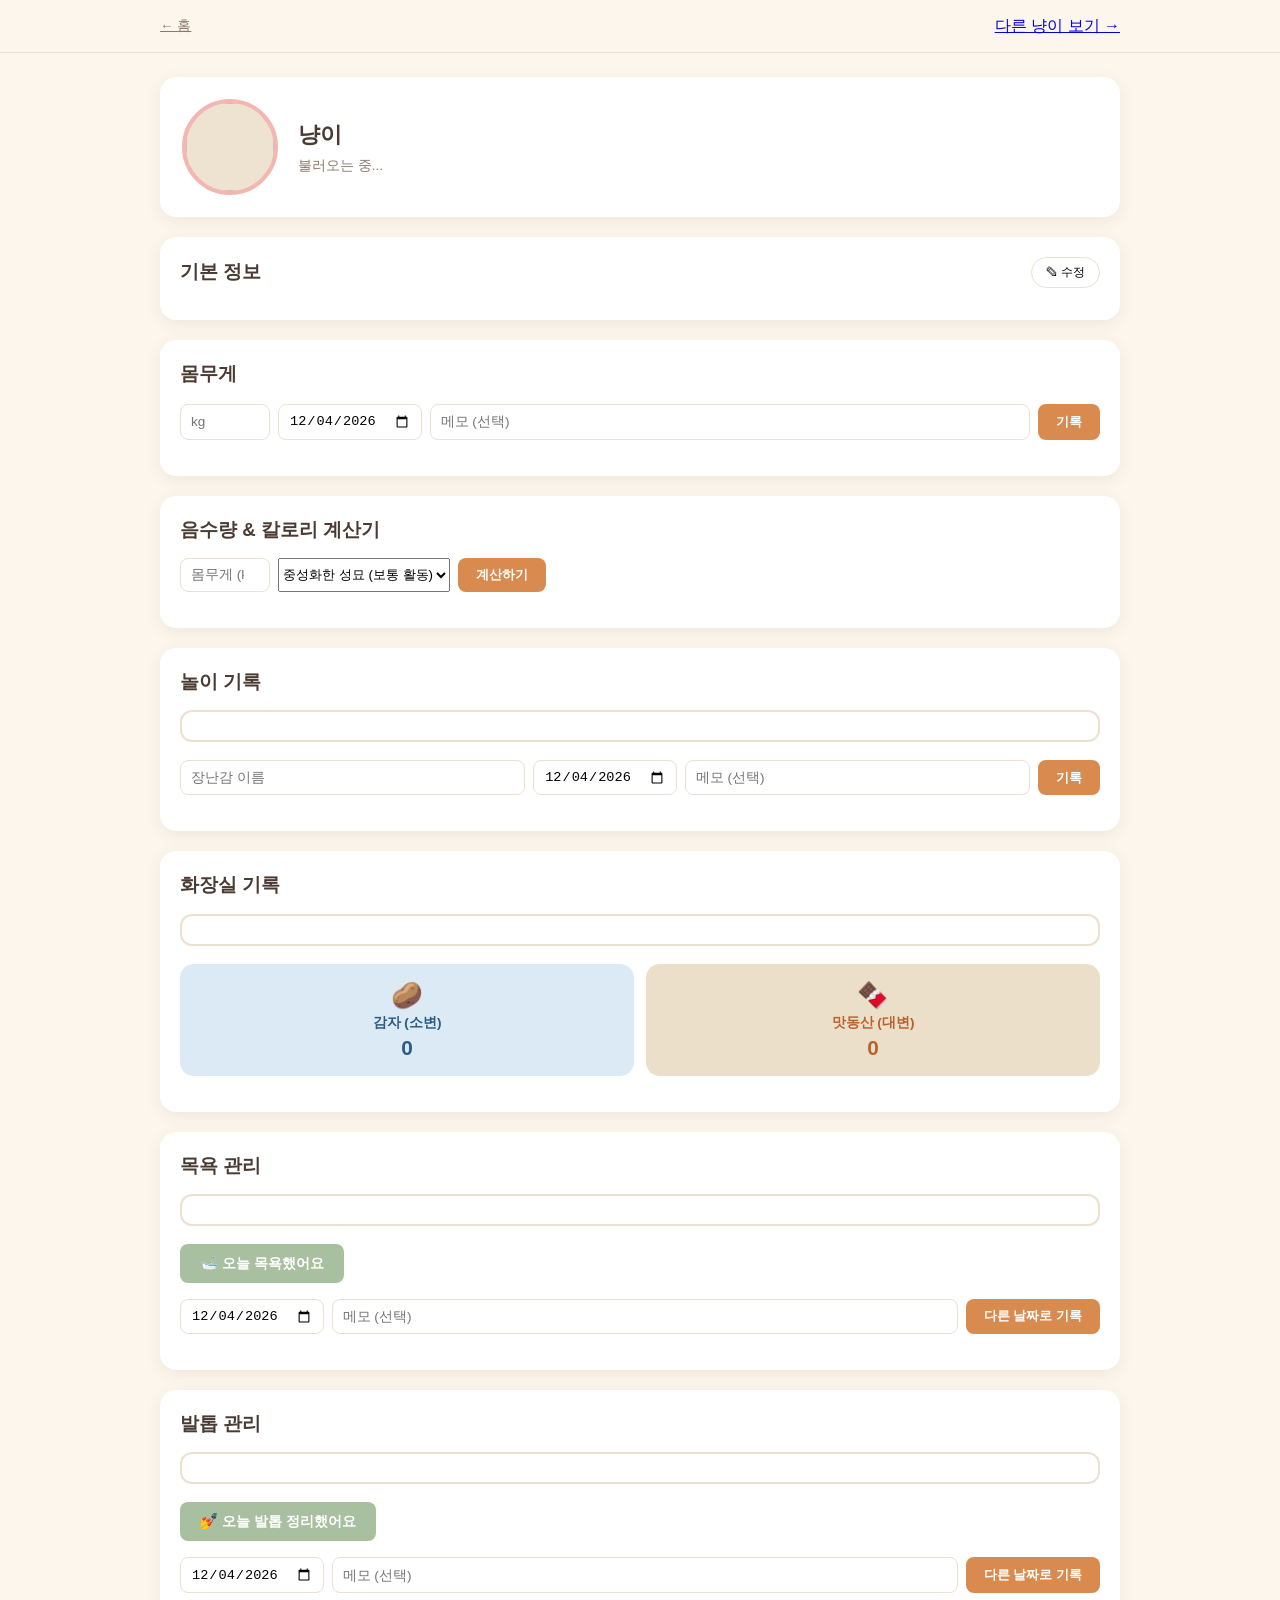
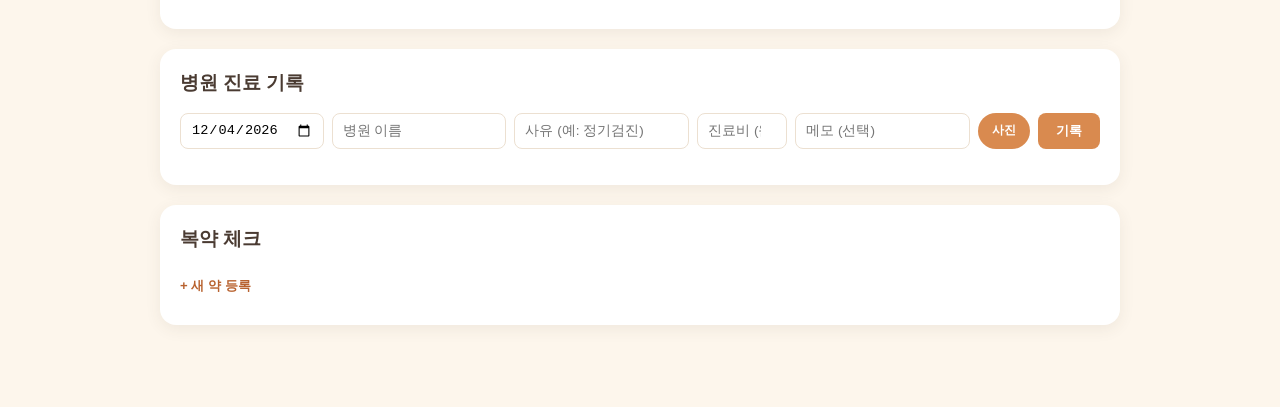
<file: cat1.html>
<!DOCTYPE html>
<html lang="ko">
<head>
<meta charset="UTF-8">
<meta name="viewport" content="width=device-width, initial-scale=1.0">
<title id="pageTitle">냥이 프로필</title>
<link rel="stylesheet" href="css/style.css">
</head>
<body>

<header class="site-header">
  <div class="header-inner">
    <a class="profile-back" href="index.html">← 홈</a>
    <a class="profile-links" id="otherCatLink" href="cat2.html">다른 냥이 보기 →</a>
  </div>
</header>

<main>
  <div class="profile-hero">
    <div class="profile-avatar"><img id="profileAvatar" alt=""></div>
    <div>
      <h2 id="profileName">냥이</h2>
      <p class="profile-since" id="profileSince">불러오는 중...</p>
    </div>
  </div>

  <div class="info-card">
    <div class="info-card-header">
      <h3>기본 정보</h3>
      <button class="info-edit-btn" id="infoEditBtn">✎ 수정</button>
    </div>
    <div class="info-grid" id="infoGrid"></div>
  </div>

  <div class="section-card">
    <h3>몸무게</h3>
    <div class="weight-chart-wrap" id="weightChartWrap"></div>
    <form id="weightForm" class="simple-form">
      <input type="number" id="weightKg" step="0.01" min="0" placeholder="kg" required>
      <input type="date" id="weightDate">
      <input type="text" id="weightMemo" placeholder="메모 (선택)">
      <button type="submit">기록</button>
    </form>
    <div class="log-list" id="weightList"></div>
  </div>

  <div class="section-card">
    <h3>음수량 &amp; 칼로리 계산기</h3>
    <p class="calc-note" id="calcWeightNote"></p>
    <div class="simple-form">
      <input type="number" id="calcWeight" step="0.01" min="0" placeholder="몸무게 (kg)">
      <select id="calcActivity">
        <option value="1.0">다이어트 중</option>
        <option value="1.2" selected>중성화한 성묘 (보통 활동)</option>
        <option value="1.4">중성화 안 한 성묘</option>
        <option value="1.6">활동적 / 외출묘</option>
        <option value="1.1">노묘 (7살 이상)</option>
        <option value="0.8">비만 관리 중 (감량 목표)</option>
      </select>
      <button type="button" id="calcBtn">계산하기</button>
    </div>
    <div class="calc-result" id="calcResult"></div>
  </div>

  <div class="section-card">
    <h3>놀이 기록</h3>
    <div class="toy-status" id="toyStatus"></div>
    <form id="playForm" class="simple-form">
      <input type="text" id="toyName" placeholder="장난감 이름" required>
      <input type="date" id="playDate">
      <input type="text" id="playMemo" placeholder="메모 (선택)">
      <button type="submit">기록</button>
    </form>
    <div class="log-list" id="playList"></div>
  </div>

  <div class="section-card">
    <h3>화장실 기록</h3>
    <div class="toy-status" id="litterStatus"></div>
    <div class="litter-quick">
      <button type="button" class="litter-quick-btn lq-pee" id="litterQuickPee">
        <span class="lq-emoji">🥔</span><span class="lq-label">감자 (소변)</span><span class="lq-count" id="litterCountPee">0</span>
      </button>
      <button type="button" class="litter-quick-btn lq-poop" id="litterQuickPoop">
        <span class="lq-emoji">🍫</span><span class="lq-label">맛동산 (대변)</span><span class="lq-count" id="litterCountPoop">0</span>
      </button>
    </div>
    <div class="log-list" id="litterList"></div>
  </div>

  <div class="section-card">
    <h3>목욕 관리</h3>
    <div class="toy-status" id="groomStatus_bath"></div>
    <div class="simple-form">
      <button type="button" class="quick-log-btn" id="groomQuickBtn_bath">🛁 오늘 목욕했어요</button>
    </div>
    <form id="groomForm_bath" class="simple-form">
      <input type="date" id="groomDate_bath">
      <input type="text" id="groomMemo_bath" placeholder="메모 (선택)">
      <button type="submit">다른 날짜로 기록</button>
    </form>
    <div class="log-list" id="groomList_bath"></div>
  </div>

  <div class="section-card">
    <h3>발톱 관리</h3>
    <div class="toy-status" id="groomStatus_nail"></div>
    <div class="simple-form">
      <button type="button" class="quick-log-btn" id="groomQuickBtn_nail">💅 오늘 발톱 정리했어요</button>
    </div>
    <form id="groomForm_nail" class="simple-form">
      <input type="date" id="groomDate_nail">
      <input type="text" id="groomMemo_nail" placeholder="메모 (선택)">
      <button type="submit">다른 날짜로 기록</button>
    </form>
    <div class="log-list" id="groomList_nail"></div>
  </div>

  <div class="section-card">
    <h3>병원 진료 기록</h3>
    <div class="calc-result" id="vetStats"></div>
    <form id="vetForm" class="simple-form">
      <input type="date" id="vetDate">
      <input type="text" id="vetHospital" placeholder="병원 이름">
      <input type="text" id="vetReason" placeholder="사유 (예: 정기검진)">
      <input type="number" id="vetCost" placeholder="진료비 (원)" min="0">
      <input type="text" id="vetMemo" placeholder="메모 (선택)">
      <label class="upload-btn" style="font-size: 0.78rem; padding: 8px 14px;">
        사진
        <input type="file" id="vetPhotoInput" accept="image/*" hidden>
      </label>
      <button type="submit">기록</button>
    </form>
    <div class="log-list" id="vetList"></div>
  </div>

  <div class="section-card">
    <h3>복약 체크</h3>
    <div id="medActiveList"></div>
    <button type="button" class="link-btn" id="medAddToggleBtn" style="margin: 10px 0; display: inline-block;">+ 새 약 등록</button>
    <form id="medForm" class="simple-form" style="display: none;">
      <input type="text" id="medName" placeholder="약 이름" required>
      <input type="date" id="medStart">
      <input type="date" id="medEnd">
      <select id="medTimesPerDay">
        <option value="1">하루 1번</option>
        <option value="2">하루 2번 (아침/저녁)</option>
      </select>
      <input type="text" id="medMemo" placeholder="메모 (선택)">
      <button type="submit">등록</button>
    </form>
    <div id="medPastList"></div>
  </div>
</main>

<script src="js/config.js"></script>
<script src="js/db.js"></script>
<script>
  window.CAT_KEY = 'cat1';
  window.OTHER_CAT_PAGE = 'cat2.html';
</script>
<script src="js/profile.js"></script>
</body>
</html>
</file>
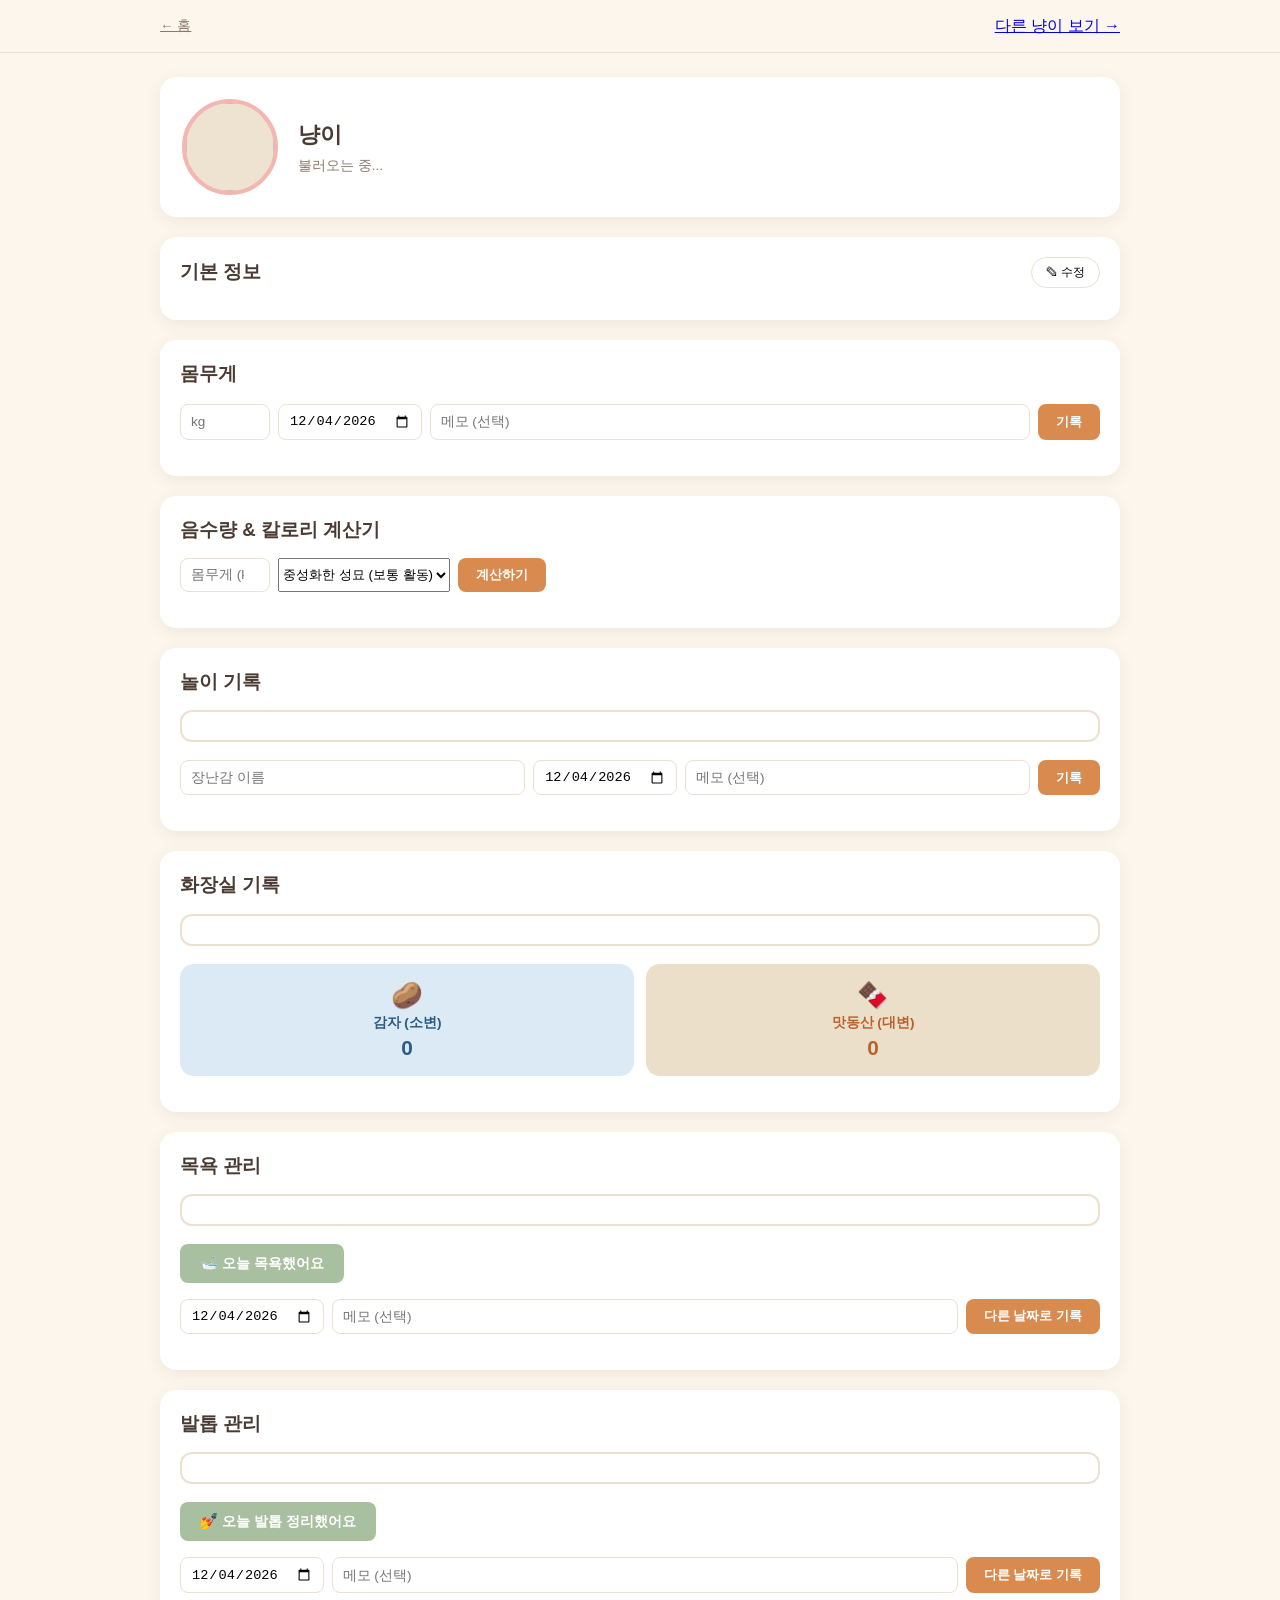
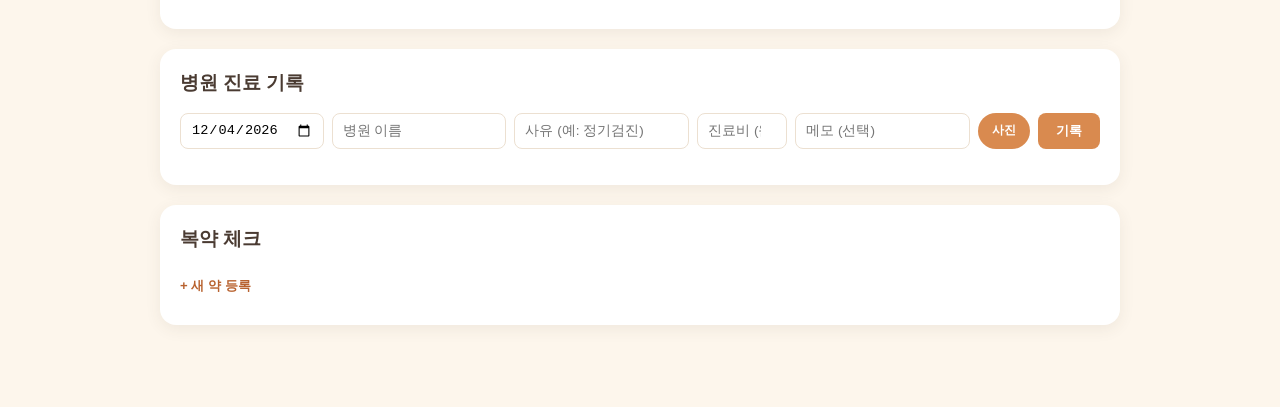
<file: cat2.html>
<!DOCTYPE html>
<html lang="ko">
<head>
<meta charset="UTF-8">
<meta name="viewport" content="width=device-width, initial-scale=1.0">
<title id="pageTitle">냥이 프로필</title>
<link rel="stylesheet" href="css/style.css">
</head>
<body>

<header class="site-header">
  <div class="header-inner">
    <a class="profile-back" href="index.html">← 홈</a>
    <a class="profile-links" id="otherCatLink" href="cat1.html">다른 냥이 보기 →</a>
  </div>
</header>

<main>
  <div class="profile-hero">
    <div class="profile-avatar"><img id="profileAvatar" alt=""></div>
    <div>
      <h2 id="profileName">냥이</h2>
      <p class="profile-since" id="profileSince">불러오는 중...</p>
    </div>
  </div>

  <div class="info-card">
    <div class="info-card-header">
      <h3>기본 정보</h3>
      <button class="info-edit-btn" id="infoEditBtn">✎ 수정</button>
    </div>
    <div class="info-grid" id="infoGrid"></div>
  </div>

  <div class="section-card">
    <h3>몸무게</h3>
    <div class="weight-chart-wrap" id="weightChartWrap"></div>
    <form id="weightForm" class="simple-form">
      <input type="number" id="weightKg" step="0.01" min="0" placeholder="kg" required>
      <input type="date" id="weightDate">
      <input type="text" id="weightMemo" placeholder="메모 (선택)">
      <button type="submit">기록</button>
    </form>
    <div class="log-list" id="weightList"></div>
  </div>

  <div class="section-card">
    <h3>음수량 &amp; 칼로리 계산기</h3>
    <p class="calc-note" id="calcWeightNote"></p>
    <div class="simple-form">
      <input type="number" id="calcWeight" step="0.01" min="0" placeholder="몸무게 (kg)">
      <select id="calcActivity">
        <option value="1.0">다이어트 중</option>
        <option value="1.2" selected>중성화한 성묘 (보통 활동)</option>
        <option value="1.4">중성화 안 한 성묘</option>
        <option value="1.6">활동적 / 외출묘</option>
        <option value="1.1">노묘 (7살 이상)</option>
        <option value="0.8">비만 관리 중 (감량 목표)</option>
      </select>
      <button type="button" id="calcBtn">계산하기</button>
    </div>
    <div class="calc-result" id="calcResult"></div>
  </div>

  <div class="section-card">
    <h3>놀이 기록</h3>
    <div class="toy-status" id="toyStatus"></div>
    <form id="playForm" class="simple-form">
      <input type="text" id="toyName" placeholder="장난감 이름" required>
      <input type="date" id="playDate">
      <input type="text" id="playMemo" placeholder="메모 (선택)">
      <button type="submit">기록</button>
    </form>
    <div class="log-list" id="playList"></div>
  </div>

  <div class="section-card">
    <h3>화장실 기록</h3>
    <div class="toy-status" id="litterStatus"></div>
    <div class="litter-quick">
      <button type="button" class="litter-quick-btn lq-pee" id="litterQuickPee">
        <span class="lq-emoji">🥔</span><span class="lq-label">감자 (소변)</span><span class="lq-count" id="litterCountPee">0</span>
      </button>
      <button type="button" class="litter-quick-btn lq-poop" id="litterQuickPoop">
        <span class="lq-emoji">🍫</span><span class="lq-label">맛동산 (대변)</span><span class="lq-count" id="litterCountPoop">0</span>
      </button>
    </div>
    <div class="log-list" id="litterList"></div>
  </div>

  <div class="section-card">
    <h3>목욕 관리</h3>
    <div class="toy-status" id="groomStatus_bath"></div>
    <div class="simple-form">
      <button type="button" class="quick-log-btn" id="groomQuickBtn_bath">🛁 오늘 목욕했어요</button>
    </div>
    <form id="groomForm_bath" class="simple-form">
      <input type="date" id="groomDate_bath">
      <input type="text" id="groomMemo_bath" placeholder="메모 (선택)">
      <button type="submit">다른 날짜로 기록</button>
    </form>
    <div class="log-list" id="groomList_bath"></div>
  </div>

  <div class="section-card">
    <h3>발톱 관리</h3>
    <div class="toy-status" id="groomStatus_nail"></div>
    <div class="simple-form">
      <button type="button" class="quick-log-btn" id="groomQuickBtn_nail">💅 오늘 발톱 정리했어요</button>
    </div>
    <form id="groomForm_nail" class="simple-form">
      <input type="date" id="groomDate_nail">
      <input type="text" id="groomMemo_nail" placeholder="메모 (선택)">
      <button type="submit">다른 날짜로 기록</button>
    </form>
    <div class="log-list" id="groomList_nail"></div>
  </div>

  <div class="section-card">
    <h3>병원 진료 기록</h3>
    <div class="calc-result" id="vetStats"></div>
    <form id="vetForm" class="simple-form">
      <input type="date" id="vetDate">
      <input type="text" id="vetHospital" placeholder="병원 이름">
      <input type="text" id="vetReason" placeholder="사유 (예: 정기검진)">
      <input type="number" id="vetCost" placeholder="진료비 (원)" min="0">
      <input type="text" id="vetMemo" placeholder="메모 (선택)">
      <label class="upload-btn" style="font-size: 0.78rem; padding: 8px 14px;">
        사진
        <input type="file" id="vetPhotoInput" accept="image/*" hidden>
      </label>
      <button type="submit">기록</button>
    </form>
    <div class="log-list" id="vetList"></div>
  </div>

  <div class="section-card">
    <h3>복약 체크</h3>
    <div id="medActiveList"></div>
    <button type="button" class="link-btn" id="medAddToggleBtn" style="margin: 10px 0; display: inline-block;">+ 새 약 등록</button>
    <form id="medForm" class="simple-form" style="display: none;">
      <input type="text" id="medName" placeholder="약 이름" required>
      <input type="date" id="medStart">
      <input type="date" id="medEnd">
      <select id="medTimesPerDay">
        <option value="1">하루 1번</option>
        <option value="2">하루 2번 (아침/저녁)</option>
      </select>
      <input type="text" id="medMemo" placeholder="메모 (선택)">
      <button type="submit">등록</button>
    </form>
    <div id="medPastList"></div>
  </div>
</main>

<script src="js/config.js"></script>
<script src="js/db.js"></script>
<script>
  window.CAT_KEY = 'cat2';
  window.OTHER_CAT_PAGE = 'cat1.html';
</script>
<script src="js/profile.js"></script>
</body>
</html>
</file>
<file: css/style.css>
:root {
  --cream: #fdf6ec;
  --card: #ffffff;
  --ink: #4a3b32;
  --ink-soft: #8a7a6d;
  --tortie: #d98a4f;
  --tortie-dark: #b8622f;
  --tuxedo: #2e2a28;
  --pink: #f4b6b0;
  --pink-dark: #e08a82;
  --sage: #a9c0a0;
  --border: #ece0d1;
  --shadow: 0 4px 16px rgba(74, 59, 50, 0.08);
  --radius: 16px;
}

* { box-sizing: border-box; }

body {
  margin: 0;
  font-family: "Pretendard", "Apple SD Gothic Neo", "Malgun Gothic", sans-serif;
  background: var(--cream);
  color: var(--ink);
  line-height: 1.5;
}

img { max-width: 100%; display: block; }

/* Header */
.site-header {
  position: sticky;
  top: 0;
  z-index: 20;
  background: rgba(253, 246, 236, 0.92);
  backdrop-filter: blur(6px);
  border-bottom: 1px solid var(--border);
}
.header-inner {
  max-width: 1000px;
  margin: 0 auto;
  padding: 14px 20px;
  display: flex;
  align-items: center;
  gap: 20px;
  flex-wrap: wrap;
}
.site-title { font-size: 1.3rem; margin: 0; margin-right: auto; }
.tabs { display: flex; gap: 6px; flex-wrap: wrap; }
.tab-btn {
  border: none;
  background: transparent;
  padding: 8px 14px;
  border-radius: 999px;
  cursor: pointer;
  font-size: 0.92rem;
  color: var(--ink-soft);
  transition: 0.15s;
}
.tab-btn:hover { background: #f2e6d4; }
.tab-btn.active { background: var(--tortie); color: white; font-weight: 600; }
.icon-btn { border: none; background: transparent; font-size: 1.2rem; cursor: pointer; padding: 6px; }
.icon-btn:hover { transform: rotate(20deg); }

main { max-width: 1000px; margin: 0 auto; padding: 24px 20px 60px; }

.tab-panel { display: none; animation: fadeIn 0.25s ease; }
.tab-panel.active { display: block; }
@keyframes fadeIn { from { opacity: 0; transform: translateY(6px); } to { opacity: 1; transform: translateY(0); } }

/* Hero */
.hero {
  display: grid;
  grid-template-columns: 1.2fr 1fr 1fr;
  grid-template-rows: 1fr 1fr;
  gap: 10px;
  border-radius: var(--radius);
  overflow: hidden;
  box-shadow: var(--shadow);
  height: 380px;
  margin-bottom: 24px;
}
.hero-photo { overflow: hidden; background: #eee2d0; position: relative; }
.hero-photo img { width: 100%; height: 100%; object-fit: cover; }
.hero-photo-1 { grid-row: 1 / 3; grid-column: 1; }
.hero-photo-2 { grid-row: 1; grid-column: 2; }
.hero-photo-3 { grid-row: 1; grid-column: 3; }
.hero-caption {
  grid-row: 2; grid-column: 2 / 4;
  background: linear-gradient(135deg, var(--tortie), var(--pink-dark));
  color: white;
  padding: 18px 22px;
  display: flex;
  flex-direction: column;
  justify-content: center;
  gap: 6px;
}
.hero-caption h2 { margin: 0; font-size: 1.15rem; }
.hero-caption p { margin: 0; font-size: 0.82rem; opacity: 0.92; }
.hero-caption code { background: rgba(255,255,255,0.25); padding: 1px 6px; border-radius: 6px; }
.img-missing { display: flex; align-items: center; justify-content: center; }
.img-missing::before {
  content: "🐾 사진을 넣어주세요";
  color: var(--ink-soft);
  font-size: 0.8rem;
  text-align: center;
}
.img-missing img { display: none; }

@media (max-width: 700px) {
  .hero { grid-template-columns: 1fr 1fr; height: auto; }
  .hero-photo-1 { grid-row: 1; grid-column: 1 / 3; height: 200px; }
  .hero-photo-2 { grid-row: 2; grid-column: 1; height: 140px; }
  .hero-photo-3 { grid-row: 2; grid-column: 2; height: 140px; }
  .hero-caption { grid-row: 3; grid-column: 1 / 3; }
}

/* Cat profiles */
.cat-profiles { display: flex; gap: 16px; margin-bottom: 28px; flex-wrap: wrap; }
.cat-card {
  flex: 1;
  min-width: 220px;
  background: var(--card);
  border-radius: var(--radius);
  padding: 14px;
  display: flex;
  align-items: center;
  gap: 14px;
  box-shadow: var(--shadow);
}
.cat-avatar {
  width: 64px; height: 64px; border-radius: 50%;
  overflow: hidden; flex-shrink: 0; background: #eee2d0;
  border: 3px solid var(--pink);
  position: relative; cursor: pointer; display: block;
}
.cat-avatar img { width: 100%; height: 100%; object-fit: cover; }
.avatar-edit-badge {
  position: absolute; inset: 0; display: flex; align-items: center; justify-content: center;
  background: rgba(0,0,0,0.45); color: white; font-size: 1.1rem; opacity: 0; transition: opacity 0.15s;
}
.cat-avatar:hover .avatar-edit-badge { opacity: 1; }
.cat-info { display: flex; flex-direction: column; gap: 4px; }
.cat-name-input {
  border: none; background: transparent; font-size: 1.1rem; font-weight: 700;
  color: var(--ink); padding: 2px 4px; border-radius: 6px; width: 160px;
}
.cat-name-input:hover, .cat-name-input:focus { background: #f2e6d4; outline: none; }
.cat-badge {
  align-self: flex-start; font-size: 0.72rem; background: var(--sage); color: white;
  padding: 2px 9px; border-radius: 999px;
}

/* Home widgets */
.home-widgets { display: grid; grid-template-columns: repeat(3, 1fr); gap: 16px; }
.widget { background: var(--card); border-radius: var(--radius); padding: 16px; box-shadow: var(--shadow); }
.widget h3 { margin: 0 0 10px; font-size: 0.98rem; }
.widget-list { list-style: none; padding: 0; margin: 0 0 10px; display: flex; flex-direction: column; gap: 6px; }
.widget-list li { font-size: 0.85rem; padding: 6px 8px; background: var(--cream); border-radius: 8px; }
.widget-list li.empty { color: var(--ink-soft); background: transparent; padding-left: 0; }
.link-btn { border: none; background: transparent; color: var(--tortie-dark); font-size: 0.82rem; cursor: pointer; padding: 0; font-weight: 600; text-decoration: none; display: inline-block; }
.mini-photo-grid { display: grid; grid-template-columns: repeat(3, 1fr); gap: 6px; margin-bottom: 10px; }
.mini-photo-grid img { width: 100%; aspect-ratio: 1; object-fit: cover; border-radius: 8px; }
@media (max-width: 700px) { .home-widgets { grid-template-columns: 1fr; } }

/* Calendar */
.calendar-header { display: flex; align-items: center; justify-content: center; gap: 16px; margin-bottom: 16px; }
.calendar-header h2 { margin: 0; font-size: 1.2rem; min-width: 140px; text-align: center; }
.nav-btn, .today-btn {
  border: 1px solid var(--border); background: var(--card); border-radius: 999px;
  width: 34px; height: 34px; cursor: pointer; font-size: 0.9rem;
}
.today-btn { width: auto; padding: 0 14px; }
.calendar-grid { display: grid; grid-template-columns: repeat(7, 1fr); gap: 6px; margin-bottom: 6px; }
.weekday { text-align: center; font-size: 0.78rem; color: var(--ink-soft); font-weight: 600; padding: 4px 0; }
.weekday.sun { color: var(--pink-dark); }
.weekday.sat { color: #6a8ec9; }
.day-cell {
  background: var(--card); border-radius: 10px; min-height: 64px; padding: 6px;
  cursor: pointer; border: 2px solid transparent; display: flex; flex-direction: column; gap: 4px;
  transition: 0.15s;
}
.day-cell:hover { border-color: var(--pink); }
.day-cell.other-month { opacity: 0.35; }
.day-cell.today { border-color: var(--tortie); }
.day-cell.selected { background: #fbe9da; border-color: var(--tortie); }
.day-num { font-size: 0.82rem; font-weight: 600; }
.day-dots { display: flex; gap: 3px; flex-wrap: wrap; }
.day-dot { width: 6px; height: 6px; border-radius: 50%; }
.dot-hospital { background: #e08a82; }
.dot-grooming { background: #6a8ec9; }
.dot-birthday { background: #d9b64f; }
.dot-snack { background: var(--tortie); }
.dot-etc { background: var(--sage); }

.day-panel { margin-top: 20px; background: var(--card); border-radius: var(--radius); padding: 18px; box-shadow: var(--shadow); }
.day-panel h3 { margin-top: 0; }
.event-list { list-style: none; padding: 0; margin: 0 0 14px; display: flex; flex-direction: column; gap: 8px; }
.event-item { display: flex; align-items: center; gap: 10px; background: var(--cream); padding: 8px 12px; border-radius: 10px; font-size: 0.88rem; }
.event-item .ev-title { font-weight: 600; flex: 1; }
.event-item .ev-tag { font-size: 0.72rem; color: var(--ink-soft); }
.event-item .ev-del { border: none; background: transparent; color: var(--pink-dark); cursor: pointer; font-size: 0.9rem; }

.inline-form { display: flex; gap: 8px; flex-wrap: wrap; }
.inline-form input, .inline-form select {
  padding: 8px 10px; border: 1px solid var(--border); border-radius: 8px; font-size: 0.85rem; background: white;
}
.inline-form input[type="text"]#eventTitle { flex: 1; min-width: 160px; }
.inline-form button {
  border: none; background: var(--tortie); color: white; padding: 8px 16px; border-radius: 8px; cursor: pointer; font-weight: 600;
}
.inline-form button:hover { background: var(--tortie-dark); }

/* Gallery */
.gallery-toolbar, .food-toolbar { display: flex; justify-content: space-between; align-items: center; margin-bottom: 16px; flex-wrap: wrap; gap: 10px; }
.filter-group { display: flex; gap: 6px; }
.filter-btn { border: 1px solid var(--border); background: var(--card); padding: 6px 14px; border-radius: 999px; cursor: pointer; font-size: 0.82rem; }
.filter-btn.active { background: var(--tortie); color: white; border-color: var(--tortie); }
.upload-btn {
  background: var(--tortie); color: white; padding: 9px 16px; border-radius: 999px; cursor: pointer; font-size: 0.85rem; font-weight: 600;
}
.upload-btn:hover { background: var(--tortie-dark); }
.photo-grid { display: grid; grid-template-columns: repeat(auto-fill, minmax(150px, 1fr)); gap: 12px; }
.photo-item { position: relative; border-radius: 12px; overflow: hidden; aspect-ratio: 1; cursor: pointer; box-shadow: var(--shadow); background: #eee2d0; }
.photo-item img { width: 100%; height: 100%; object-fit: cover; transition: 0.2s; }
.photo-item:hover img { transform: scale(1.06); }
.photo-item .photo-tag { position: absolute; bottom: 6px; left: 6px; font-size: 0.68rem; background: rgba(0,0,0,0.55); color: white; padding: 2px 8px; border-radius: 999px; }

/* Food log */
.food-form { background: var(--card); border-radius: var(--radius); padding: 18px; box-shadow: var(--shadow); margin-bottom: 22px; }
.food-form h3 { margin-top: 0; }
.food-form-row { display: flex; gap: 10px; margin-bottom: 10px; flex-wrap: wrap; }
.food-form input, .food-form select, .food-form textarea {
  padding: 9px 10px; border: 1px solid var(--border); border-radius: 8px; font-size: 0.88rem; background: white; font-family: inherit;
}
.food-form input#foodName { flex: 1; min-width: 160px; }
.food-form textarea { width: 100%; resize: vertical; margin-bottom: 12px; }
.rating-input { font-size: 1.4rem; color: #ddd; cursor: pointer; letter-spacing: 2px; }
.rating-input span.filled { color: #e6b800; }
.food-form button { border: none; background: var(--tortie); color: white; padding: 10px 18px; border-radius: 8px; cursor: pointer; font-weight: 600; }
.food-form button:hover { background: var(--tortie-dark); }

.food-list { display: flex; flex-direction: column; gap: 10px; }
.food-item { background: var(--card); border-radius: 12px; padding: 12px 16px; box-shadow: var(--shadow); display: flex; align-items: center; gap: 14px; }
.food-item .food-main { flex: 1; }
.food-item .food-name { font-weight: 700; margin-right: 8px; }
.food-item .food-meta { font-size: 0.76rem; color: var(--ink-soft); }
.food-item .food-stars { color: #e6b800; font-size: 0.9rem; }
.food-item .food-memo { font-size: 0.82rem; margin-top: 4px; color: var(--ink); }
.food-item .food-del { border: none; background: transparent; color: var(--pink-dark); cursor: pointer; }
.empty-state { color: var(--ink-soft); text-align: center; padding: 30px; font-size: 0.9rem; }

/* Modals */
.modal-overlay {
  display: none; position: fixed; inset: 0; background: rgba(74,59,50,0.45);
  align-items: center; justify-content: center; z-index: 100; padding: 20px;
}
.modal-overlay.open { display: flex; }
.modal { background: white; border-radius: var(--radius); padding: 22px; width: 100%; max-width: 360px; display: flex; flex-direction: column; gap: 8px; }
.modal h3 { margin: 0 0 6px; }
.modal label { font-size: 0.8rem; color: var(--ink-soft); margin-top: 6px; }
.modal input { padding: 9px 10px; border: 1px solid var(--border); border-radius: 8px; font-size: 0.9rem; }
.modal-actions { display: flex; justify-content: flex-end; gap: 8px; margin-top: 14px; }
.btn-primary { border: none; background: var(--tortie); color: white; padding: 9px 16px; border-radius: 8px; cursor: pointer; font-weight: 600; }
.btn-secondary { border: 1px solid var(--border); background: white; padding: 9px 16px; border-radius: 8px; cursor: pointer; }
.btn-danger { border: none; background: var(--pink-dark); color: white; padding: 6px 14px; border-radius: 8px; cursor: pointer; font-size: 0.8rem; }

.lightbox { position: relative; max-width: 90vw; max-height: 90vh; background: white; border-radius: var(--radius); overflow: hidden; display: flex; flex-direction: column; }
.lightbox img { max-width: 90vw; max-height: 75vh; object-fit: contain; }
.lightbox-close { position: absolute; top: 8px; right: 8px; border: none; background: rgba(0,0,0,0.5); color: white; width: 30px; height: 30px; border-radius: 50%; cursor: pointer; }
.lightbox-info { display: flex; align-items: center; gap: 12px; padding: 12px 16px; font-size: 0.85rem; }
.lightbox-info span:first-child { font-weight: 700; }
.lightbox-info span:nth-child(2) { color: var(--ink-soft); flex: 1; }

/* ---------- Profile page ---------- */
.profile-back { border: none; background: transparent; color: var(--ink-soft); font-size: 0.85rem; cursor: pointer; padding: 0; margin-right: auto; }
.profile-hero {
  display: flex; align-items: center; gap: 20px; background: var(--card); border-radius: var(--radius);
  padding: 22px; box-shadow: var(--shadow); margin-bottom: 20px; flex-wrap: wrap;
}
.profile-avatar { width: 96px; height: 96px; border-radius: 50%; overflow: hidden; flex-shrink: 0; background: #eee2d0; border: 4px solid var(--pink); }
.profile-avatar img { width: 100%; height: 100%; object-fit: cover; }
.profile-hero h2 { margin: 0 0 4px; font-size: 1.4rem; }
.profile-hero .profile-since { color: var(--ink-soft); font-size: 0.85rem; margin: 0; }
.profile-hero .profile-links { margin-left: auto; }
.profile-links a { color: var(--tortie-dark); font-size: 0.82rem; font-weight: 600; text-decoration: none; }

.info-card { background: var(--card); border-radius: var(--radius); padding: 20px; box-shadow: var(--shadow); margin-bottom: 20px; }
.info-card-header { display: flex; justify-content: space-between; align-items: center; margin-bottom: 12px; }
.info-card-header h3 { margin: 0; }
.info-edit-btn { border: 1px solid var(--border); background: white; border-radius: 999px; padding: 6px 14px; font-size: 0.78rem; cursor: pointer; }
.info-grid { display: grid; grid-template-columns: repeat(auto-fit, minmax(180px, 1fr)); gap: 12px 20px; }
.info-field label { display: block; font-size: 0.72rem; color: var(--ink-soft); margin-bottom: 3px; }
.info-field .info-value { font-size: 0.92rem; font-weight: 600; }
.info-field .info-value.empty { color: var(--ink-soft); font-weight: 400; }
.info-field input, .info-field select, .info-field textarea {
  width: 100%; padding: 7px 9px; border: 1px solid var(--border); border-radius: 7px; font-size: 0.86rem; font-family: inherit; background: var(--cream);
}
.info-field textarea { resize: vertical; }
.info-save-row { grid-column: 1 / -1; display: flex; justify-content: flex-end; }

.section-card { background: var(--card); border-radius: var(--radius); padding: 20px; box-shadow: var(--shadow); margin-bottom: 20px; }
.section-card h3 { margin: 0 0 14px; }

.weight-chart-wrap { margin-bottom: 16px; }
.weight-chart-wrap svg { width: 100%; height: auto; display: block; }
.weight-empty { color: var(--ink-soft); font-size: 0.85rem; text-align: center; padding: 20px; }

.simple-form { display: flex; gap: 8px; flex-wrap: wrap; margin-bottom: 16px; }
.simple-form input { padding: 8px 10px; border: 1px solid var(--border); border-radius: 8px; font-size: 0.85rem; }
.simple-form input[type="text"] { flex: 1; min-width: 140px; }
.simple-form input[type="number"] { width: 90px; }
.simple-form button { border: none; background: var(--tortie); color: white; padding: 8px 18px; border-radius: 8px; cursor: pointer; font-weight: 700; }
.simple-form button:hover { background: var(--tortie-dark); }
.quick-log-btn { background: var(--sage) !important; font-size: 0.9rem; padding: 10px 20px !important; }
.quick-log-btn:hover { filter: brightness(0.93); }

.log-list { display: flex; flex-direction: column; gap: 8px; }
.log-item { display: flex; align-items: center; gap: 10px; background: var(--cream); padding: 8px 12px; border-radius: 9px; font-size: 0.85rem; }
.log-item .log-main { flex: 1; }
.log-item .log-date { color: var(--ink-soft); font-size: 0.75rem; }
.log-item .log-del { border: none; background: transparent; color: var(--pink-dark); cursor: pointer; }

.toy-status {
  display: flex; align-items: center; gap: 14px; padding: 14px 18px; border-radius: 12px; margin-bottom: 18px;
  border: 2px solid var(--border);
}
.toy-status .toy-emoji { font-size: 1.8rem; }
.toy-status .toy-text strong { display: block; font-size: 0.95rem; }
.toy-status .toy-text span { font-size: 0.78rem; color: var(--ink-soft); }
.toy-status.toy-green { background: #eaf5e6; border-color: var(--sage); }
.toy-status.toy-yellow { background: #fdf3d9; border-color: #d9b64f; }
.toy-status.toy-red { background: #fbe3e0; border-color: var(--pink-dark); }
.toy-status.toy-green .toy-text strong { color: #4a7a3d; }
.toy-status.toy-yellow .toy-text strong { color: #8a6d16; }
.toy-status.toy-red .toy-text strong { color: var(--pink-dark); }

/* ---------- Litter log ---------- */
.litter-quick { display: flex; gap: 12px; margin-bottom: 16px; }
.litter-quick-btn {
  flex: 1; padding: 16px 10px; border-radius: 14px; border: none; cursor: pointer;
  display: flex; flex-direction: column; align-items: center; gap: 4px; transition: transform 0.1s;
}
.litter-quick-btn:active { transform: scale(0.96); }
.litter-quick-btn .lq-emoji { font-size: 1.6rem; }
.litter-quick-btn .lq-label { font-size: 0.85rem; font-weight: 700; }
.litter-quick-btn .lq-count { font-size: 1.3rem; font-weight: 800; font-variant-numeric: tabular-nums; }
.litter-quick-btn.lq-pee { background: #dceaf6; color: #2c5c85; }
.litter-quick-btn.lq-poop { background: #ecdfc9; color: var(--tortie-dark); }

.litter-item { flex-direction: column; align-items: stretch; gap: 6px; }
.litter-item .litter-row { display: flex; align-items: center; gap: 10px; }
.litter-item .litter-time { font-weight: 700; }
.litter-item .litter-tag { font-size: 0.7rem; padding: 2px 8px; border-radius: 999px; background: var(--border); }
.litter-item .litter-tag.tag-warn { background: #fdf3d9; color: #8a6d16; }
.litter-item .litter-tag.tag-bad { background: #fbe3e0; color: var(--pink-dark); }
.litter-item .litter-detail-btn { margin-left: auto; border: none; background: transparent; color: var(--ink-soft); cursor: pointer; font-size: 0.78rem; }
.litter-detail-panel { display: flex; gap: 8px; flex-wrap: wrap; padding-top: 4px; }
.litter-detail-panel select, .litter-detail-panel input[type="text"] { padding: 6px 8px; border: 1px solid var(--border); border-radius: 7px; font-size: 0.8rem; }
.litter-photo-thumb { width: 44px; height: 44px; border-radius: 8px; object-fit: cover; }

/* ---------- Calculator ---------- */
.calc-note { font-size: 0.8rem; color: var(--ink-soft); margin: 0 0 12px; }
.calc-result { display: flex; gap: 12px; flex-wrap: wrap; margin-top: 16px; }
.calc-tile { flex: 1; min-width: 140px; background: var(--cream); border-radius: 12px; padding: 14px; text-align: center; }
.calc-tile .calc-label { font-size: 0.74rem; color: var(--ink-soft); }
.calc-tile .calc-value { font-size: 1.35rem; font-weight: 800; color: var(--tortie-dark); margin-top: 4px; font-variant-numeric: tabular-nums; }
.calc-tile .calc-unit { font-size: 0.7rem; color: var(--ink-soft); }

/* ---------- Vet visit / medication ---------- */
.vet-item .vet-hospital { font-weight: 700; }
.vet-item .vet-cost { color: var(--tortie-dark); font-weight: 700; }
.vet-item .vet-photo-thumb { width: 40px; height: 40px; border-radius: 8px; object-fit: cover; }

.med-item { background: var(--cream); border-radius: 10px; padding: 12px 14px; margin-bottom: 8px; }
.med-item-head { display: flex; align-items: center; gap: 8px; margin-bottom: 8px; flex-wrap: wrap; }
.med-name { font-weight: 700; }
.med-period { font-size: 0.72rem; color: var(--ink-soft); }
.med-end-btn { margin-left: auto; font-size: 0.75rem; color: var(--pink-dark); background: none; border: none; cursor: pointer; }
.med-checks { display: flex; gap: 10px; }
.med-check { display: flex; align-items: center; gap: 5px; font-size: 0.85rem; cursor: pointer; background: white; padding: 6px 12px; border-radius: 8px; border: 1px solid var(--border); }
.med-check input { cursor: pointer; }
.med-check.checked { background: var(--sage); color: white; border-color: var(--sage); }
.med-past-item { opacity: 0.75; }
</file>
